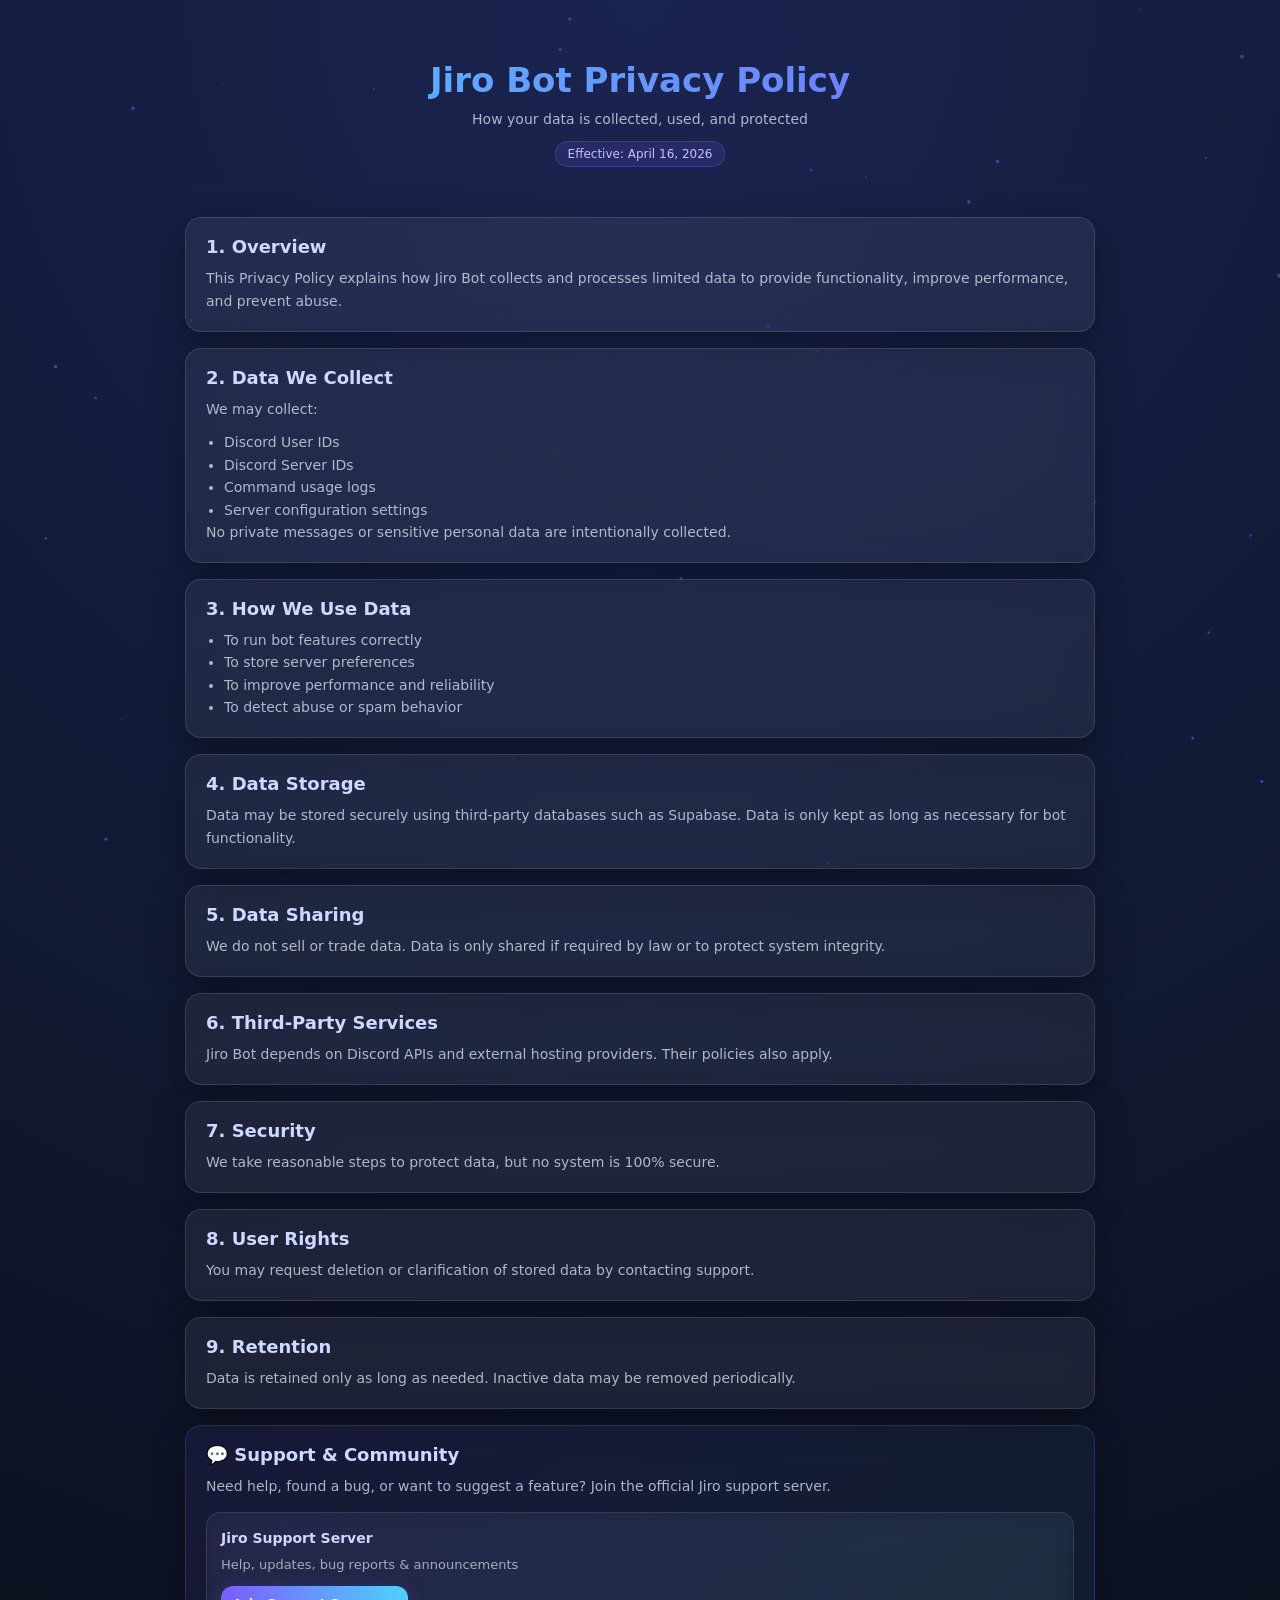
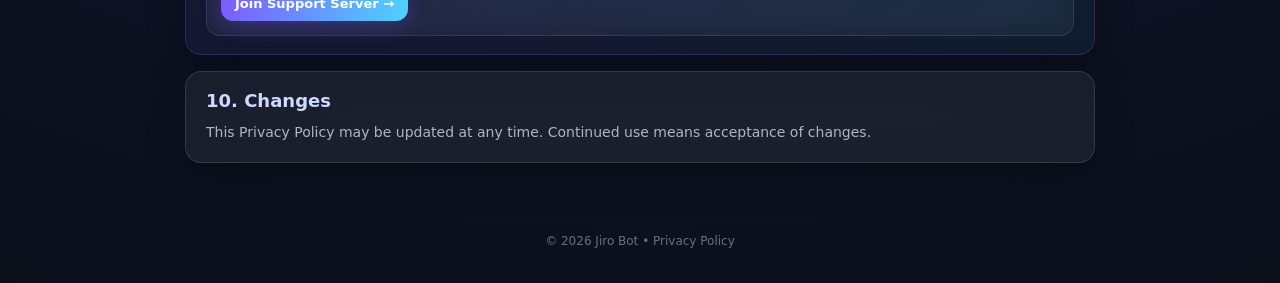
<file: privacy.html>
<!DOCTYPE html>
<html lang="en">
<head>
<meta charset="UTF-8" />
<meta name="viewport" content="width=device-width, initial-scale=1.0"/>
<title>Jiro Bot - Privacy Policy</title>

<style>
  :root {
    --card: rgba(255, 255, 255, 0.06);
    --border: rgba(255, 255, 255, 0.12);
    --text: #eaf0ff;
    --muted: rgba(234, 240, 255, 0.72);
  }

  * {
    margin: 0;
    padding: 0;
    box-sizing: border-box;
  }

  body {
    font-family: ui-sans-serif, system-ui, -apple-system, Segoe UI, Roboto, Arial;
    background: radial-gradient(circle at top, #1a2450, #0b0f1a);
    color: var(--text);
    min-height: 100vh;
    overflow-x: hidden;
  }

  /* 🌌 Particle canvas */
  canvas {
    position: fixed;
    top: 0;
    left: 0;
    z-index: 0;
  }

  header, .container, footer {
    position: relative;
    z-index: 1;
  }

  header {
    text-align: center;
    padding: 60px 20px 30px;
  }

  header h1 {
    font-size: 34px;
    background: linear-gradient(90deg, #4fd1ff, #7c5cff);
    -webkit-background-clip: text;
    -webkit-text-fill-color: transparent;
  }

  header p {
    color: var(--muted);
    margin-top: 8px;
  }

  .container {
    max-width: 950px;
    margin: auto;
    padding: 20px;
  }

  .card {
    background: var(--card);
    border: 1px solid var(--border);
    border-radius: 16px;
    padding: 18px 20px;
    margin-bottom: 16px;
    backdrop-filter: blur(14px);
    box-shadow: 0 10px 35px rgba(0,0,0,0.35);
  }

  h2 {
    font-size: 18px;
    margin-bottom: 10px;
    color: #cfd8ff;
  }

  p {
    color: var(--muted);
    font-size: 14px;
    line-height: 1.65;
  }

  ul {
    margin-top: 10px;
    padding-left: 18px;
    color: var(--muted);
    font-size: 14px;
    line-height: 1.6;
  }

  .badge {
    display: inline-block;
    padding: 5px 12px;
    font-size: 12px;
    border-radius: 999px;
    background: rgba(124, 92, 255, 0.15);
    border: 1px solid rgba(124, 92, 255, 0.3);
    color: #cbbdff;
    margin-top: 10px;
  }

  /* 💬 Support card */
  .support-card {
    border: 1px solid rgba(124, 92, 255, 0.25);
    background: linear-gradient(
      135deg,
      rgba(124, 92, 255, 0.08),
      rgba(79, 209, 255, 0.05)
    );
  }

  .support-box {
    margin-top: 14px;
    padding: 14px;
    border-radius: 14px;
    background: rgba(255, 255, 255, 0.04);
    border: 1px solid rgba(255, 255, 255, 0.10);
    backdrop-filter: blur(12px);
  }

  .support-title {
    font-size: 14px;
    color: #cfd8ff;
    font-weight: 600;
  }

  .support-sub {
    font-size: 13px;
    color: rgba(234, 240, 255, 0.65);
    margin-top: 4px;
  }

  .support-button {
    display: inline-block;
    margin-top: 10px;
    padding: 10px 14px;
    border-radius: 12px;
    text-decoration: none;
    font-size: 13px;
    font-weight: 600;
    color: white;
    background: linear-gradient(90deg, #7c5cff, #4fd1ff);
    box-shadow: 0 6px 20px rgba(124, 92, 255, 0.25);
    transition: transform 0.15s ease, box-shadow 0.15s ease;
  }

  .support-button:hover {
    transform: translateY(-2px);
    box-shadow: 0 10px 25px rgba(124, 92, 255, 0.35);
  }

  footer {
    text-align: center;
    padding: 35px;
    color: rgba(255,255,255,0.4);
    font-size: 12px;
  }
</style>
</head>

<body>

<!-- 🌌 Particle Canvas -->
<canvas id="particles"></canvas>

<header>
  <h1>Jiro Bot Privacy Policy</h1>
  <p>How your data is collected, used, and protected</p>
  <div class="badge">Effective: April 16, 2026</div>
</header>

<div class="container">

  <div class="card">
    <h2>1. Overview</h2>
    <p>
      This Privacy Policy explains how Jiro Bot collects and processes limited data
      to provide functionality, improve performance, and prevent abuse.
    </p>
  </div>

  <div class="card">
    <h2>2. Data We Collect</h2>
    <p>We may collect:</p>
    <ul>
      <li>Discord User IDs</li>
      <li>Discord Server IDs</li>
      <li>Command usage logs</li>
      <li>Server configuration settings</li>
    </ul>
    <p>No private messages or sensitive personal data are intentionally collected.</p>
  </div>

  <div class="card">
    <h2>3. How We Use Data</h2>
    <ul>
      <li>To run bot features correctly</li>
      <li>To store server preferences</li>
      <li>To improve performance and reliability</li>
      <li>To detect abuse or spam behavior</li>
    </ul>
  </div>

  <div class="card">
    <h2>4. Data Storage</h2>
    <p>
      Data may be stored securely using third-party databases such as Supabase.
      Data is only kept as long as necessary for bot functionality.
    </p>
  </div>

  <div class="card">
    <h2>5. Data Sharing</h2>
    <p>
      We do not sell or trade data. Data is only shared if required by law or to protect system integrity.
    </p>
  </div>

  <div class="card">
    <h2>6. Third-Party Services</h2>
    <p>
      Jiro Bot depends on Discord APIs and external hosting providers. Their policies also apply.
    </p>
  </div>

  <div class="card">
    <h2>7. Security</h2>
    <p>
      We take reasonable steps to protect data, but no system is 100% secure.
    </p>
  </div>

  <div class="card">
    <h2>8. User Rights</h2>
    <p>
      You may request deletion or clarification of stored data by contacting support.
    </p>
  </div>

  <div class="card">
    <h2>9. Retention</h2>
    <p>
      Data is retained only as long as needed. Inactive data may be removed periodically.
    </p>
  </div>

  <!-- 💬 SUPPORT CARD -->
  <div class="card support-card">

    <h2>💬 Support & Community</h2>

    <p>
      Need help, found a bug, or want to suggest a feature? Join the official Jiro support server.
    </p>

    <div class="support-box">
      <p class="support-title">Jiro Support Server</p>
      <p class="support-sub">Help, updates, bug reports & announcements</p>

      <a class="support-button" href="https://discord.gg/Tt67pSv9ca" target="_blank">
        Join Support Server →
      </a>
    </div>

  </div>

  <div class="card">
    <h2>10. Changes</h2>
    <p>
      This Privacy Policy may be updated at any time. Continued use means acceptance of changes.
    </p>
  </div>

</div>

<footer>
  © 2026 Jiro Bot • Privacy Policy
</footer>

<!-- 🌌 Particle Script -->
<script>
const canvas = document.getElementById("particles");
const ctx = canvas.getContext("2d");

canvas.width = window.innerWidth;
canvas.height = window.innerHeight;

let particles = [];

for (let i = 0; i < 60; i++) {
  particles.push({
    x: Math.random() * canvas.width,
    y: Math.random() * canvas.height,
    r: Math.random() * 2,
    dx: (Math.random() - 0.5) * 0.6,
    dy: (Math.random() - 0.5) * 0.6
  });
}

function animate() {
  ctx.clearRect(0, 0, canvas.width, canvas.height);

  particles.forEach(p => {
    ctx.beginPath();
    ctx.arc(p.x, p.y, p.r, 0, Math.PI * 2);
    ctx.fillStyle = "rgba(124,92,255,0.5)";
    ctx.fill();

    p.x += p.dx;
    p.y += p.dy;

    if (p.x < 0 || p.x > canvas.width) p.dx *= -1;
    if (p.y < 0 || p.y > canvas.height) p.dy *= -1;
  });

  requestAnimationFrame(animate);
}

animate();

window.addEventListener("resize", () => {
  canvas.width = window.innerWidth;
  canvas.height = window.innerHeight;
});
</script>

</body>
</html>
</file>
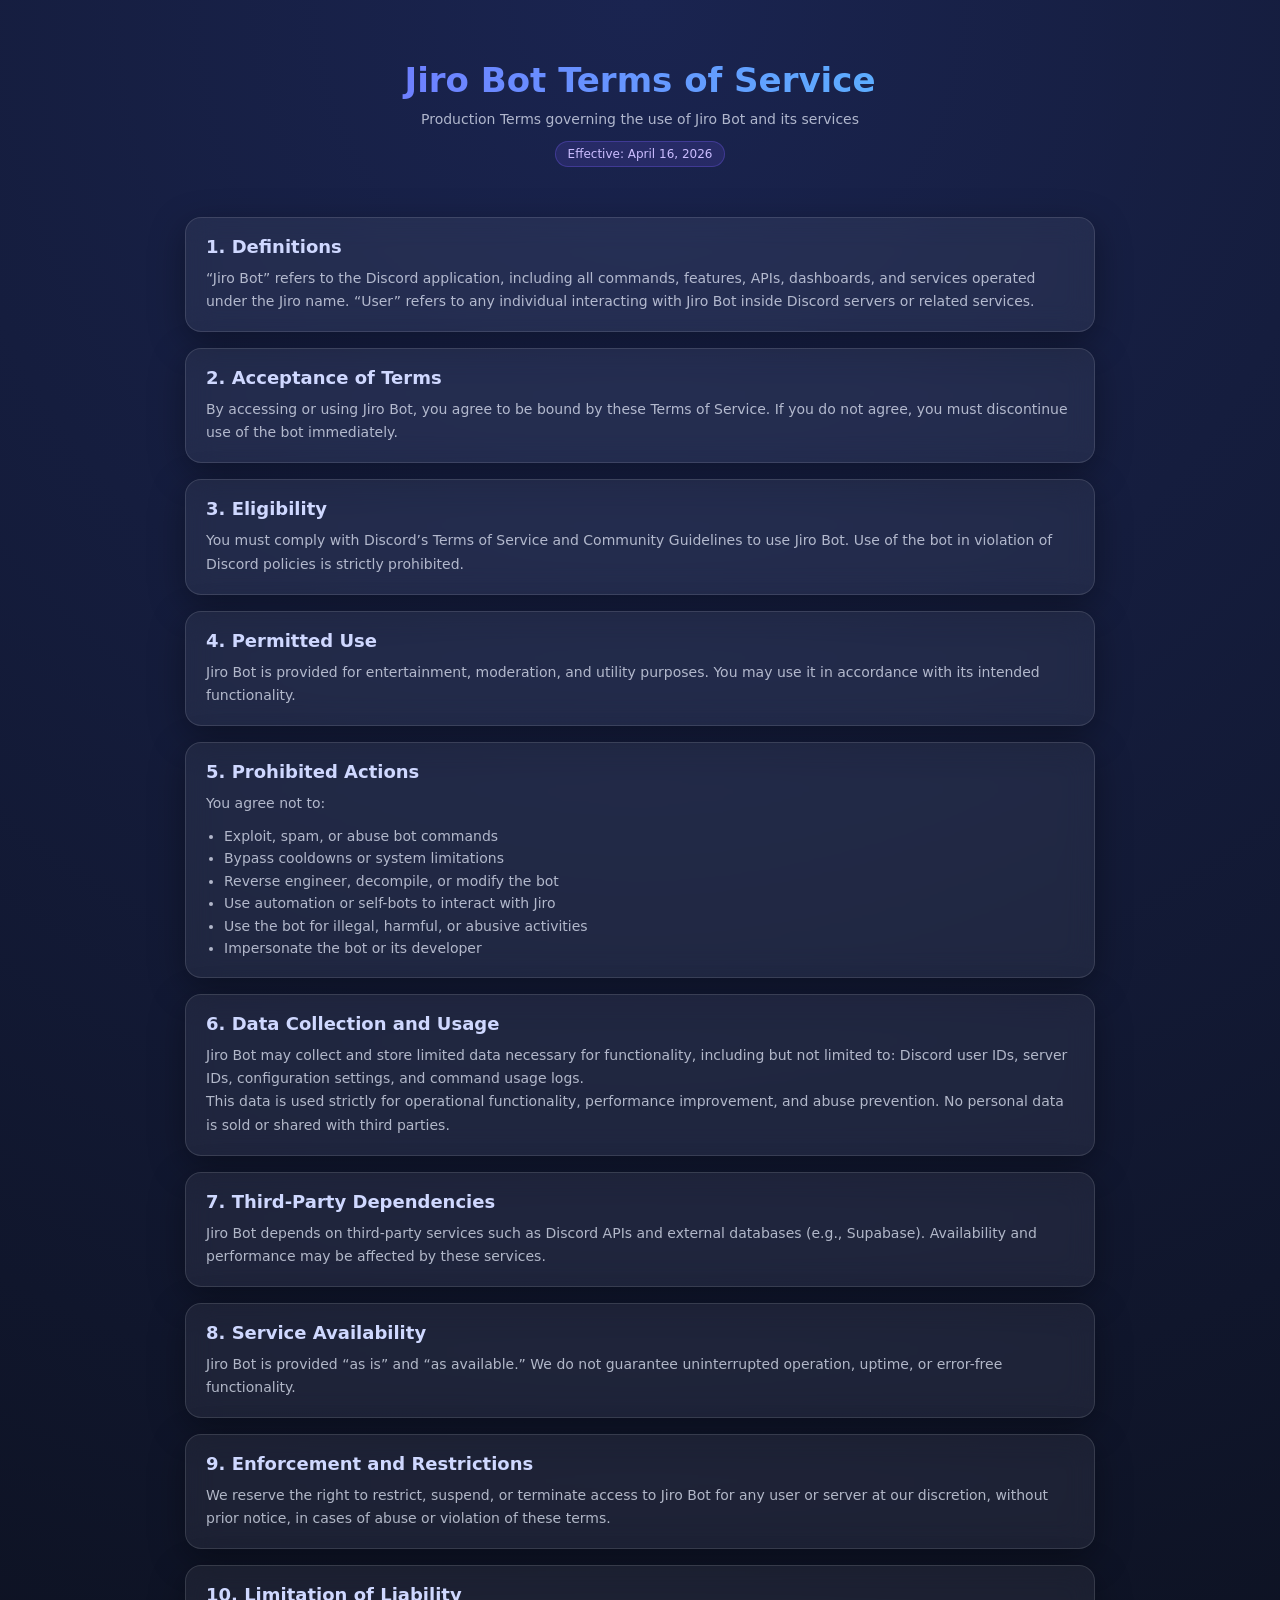
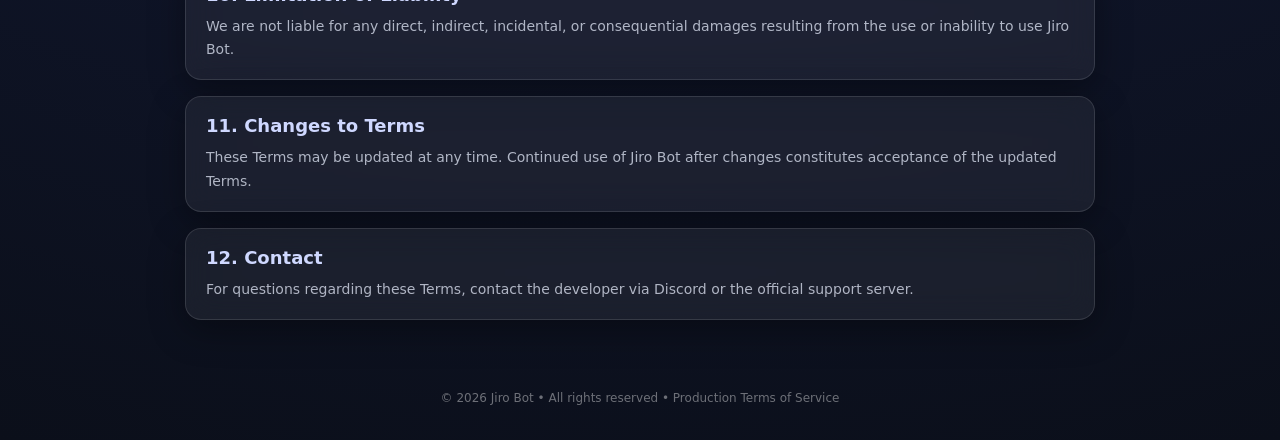
<file: tos.html>
<!DOCTYPE html>
<html lang="en">
<head>
<meta charset="UTF-8" />
<meta name="viewport" content="width=device-width, initial-scale=1.0"/>
<title>Jiro Bot - Terms of Service</title>

<style>
  :root {
    --bg1: #0b0f1a;
    --bg2: #111a2e;
    --card: rgba(255, 255, 255, 0.06);
    --border: rgba(255, 255, 255, 0.12);
    --text: #eaf0ff;
    --muted: rgba(234, 240, 255, 0.72);
    --accent: #7c5cff;
  }

  * {
    margin: 0;
    padding: 0;
    box-sizing: border-box;
  }

  body {
    font-family: ui-sans-serif, system-ui, -apple-system, Segoe UI, Roboto, Arial;
    background: radial-gradient(circle at top, #1a2450, var(--bg1));
    color: var(--text);
    min-height: 100vh;
  }

  header {
    text-align: center;
    padding: 60px 20px 30px;
  }

  header h1 {
    font-size: 34px;
    background: linear-gradient(90deg, #7c5cff, #4fd1ff);
    -webkit-background-clip: text;
    -webkit-text-fill-color: transparent;
  }

  header p {
    color: var(--muted);
    margin-top: 8px;
  }

  .container {
    max-width: 950px;
    margin: auto;
    padding: 20px;
  }

  .card {
    background: var(--card);
    border: 1px solid var(--border);
    border-radius: 16px;
    padding: 18px 20px;
    margin-bottom: 16px;
    backdrop-filter: blur(14px);
    box-shadow: 0 10px 35px rgba(0,0,0,0.35);
    transition: transform 0.15s ease;
  }

  .card:hover {
    transform: translateY(-2px);
  }

  h2 {
    font-size: 18px;
    margin-bottom: 10px;
    color: #cfd8ff;
  }

  p {
    color: var(--muted);
    font-size: 14px;
    line-height: 1.65;
  }

  ul {
    margin-top: 10px;
    padding-left: 18px;
    color: var(--muted);
    font-size: 14px;
    line-height: 1.6;
  }

  .badge {
    display: inline-block;
    padding: 5px 12px;
    font-size: 12px;
    border-radius: 999px;
    background: rgba(124, 92, 255, 0.15);
    border: 1px solid rgba(124, 92, 255, 0.3);
    color: #cbbdff;
    margin-top: 10px;
  }

  footer {
    text-align: center;
    padding: 35px;
    color: rgba(255,255,255,0.4);
    font-size: 12px;
  }
</style>
</head>

<body>

<header>
  <h1>Jiro Bot Terms of Service</h1>
  <p>Production Terms governing the use of Jiro Bot and its services</p>
  <div class="badge">Effective: April 16, 2026</div>
</header>

<div class="container">

  <div class="card">
    <h2>1. Definitions</h2>
    <p>
      “Jiro Bot” refers to the Discord application, including all commands, features, APIs, dashboards, and services operated under the Jiro name.
      “User” refers to any individual interacting with Jiro Bot inside Discord servers or related services.
    </p>
  </div>

  <div class="card">
    <h2>2. Acceptance of Terms</h2>
    <p>
      By accessing or using Jiro Bot, you agree to be bound by these Terms of Service. If you do not agree, you must discontinue use of the bot immediately.
    </p>
  </div>

  <div class="card">
    <h2>3. Eligibility</h2>
    <p>
      You must comply with Discord’s Terms of Service and Community Guidelines to use Jiro Bot. Use of the bot in violation of Discord policies is strictly prohibited.
    </p>
  </div>

  <div class="card">
    <h2>4. Permitted Use</h2>
    <p>Jiro Bot is provided for entertainment, moderation, and utility purposes. You may use it in accordance with its intended functionality.</p>
  </div>

  <div class="card">
    <h2>5. Prohibited Actions</h2>
    <p>You agree not to:</p>
    <ul>
      <li>Exploit, spam, or abuse bot commands</li>
      <li>Bypass cooldowns or system limitations</li>
      <li>Reverse engineer, decompile, or modify the bot</li>
      <li>Use automation or self-bots to interact with Jiro</li>
      <li>Use the bot for illegal, harmful, or abusive activities</li>
      <li>Impersonate the bot or its developer</li>
    </ul>
  </div>

  <div class="card">
    <h2>6. Data Collection and Usage</h2>
    <p>
      Jiro Bot may collect and store limited data necessary for functionality, including but not limited to:
      Discord user IDs, server IDs, configuration settings, and command usage logs.
    </p>
    <p>
      This data is used strictly for operational functionality, performance improvement, and abuse prevention. No personal data is sold or shared with third parties.
    </p>
  </div>

  <div class="card">
    <h2>7. Third-Party Dependencies</h2>
    <p>
      Jiro Bot depends on third-party services such as Discord APIs and external databases (e.g., Supabase). Availability and performance may be affected by these services.
    </p>
  </div>

  <div class="card">
    <h2>8. Service Availability</h2>
    <p>
      Jiro Bot is provided “as is” and “as available.” We do not guarantee uninterrupted operation, uptime, or error-free functionality.
    </p>
  </div>

  <div class="card">
    <h2>9. Enforcement and Restrictions</h2>
    <p>
      We reserve the right to restrict, suspend, or terminate access to Jiro Bot for any user or server at our discretion, without prior notice, in cases of abuse or violation of these terms.
    </p>
  </div>

  <div class="card">
    <h2>10. Limitation of Liability</h2>
    <p>
      We are not liable for any direct, indirect, incidental, or consequential damages resulting from the use or inability to use Jiro Bot.
    </p>
  </div>

  <div class="card">
    <h2>11. Changes to Terms</h2>
    <p>
      These Terms may be updated at any time. Continued use of Jiro Bot after changes constitutes acceptance of the updated Terms.
    </p>
  </div>

  <div class="card">
    <h2>12. Contact</h2>
    <p>
      For questions regarding these Terms, contact the developer via Discord or the official support server.
    </p>
  </div>

</div>

<footer>
  © 2026 Jiro Bot • All rights reserved • Production Terms of Service
</footer>

</body>
</html>
</file>
